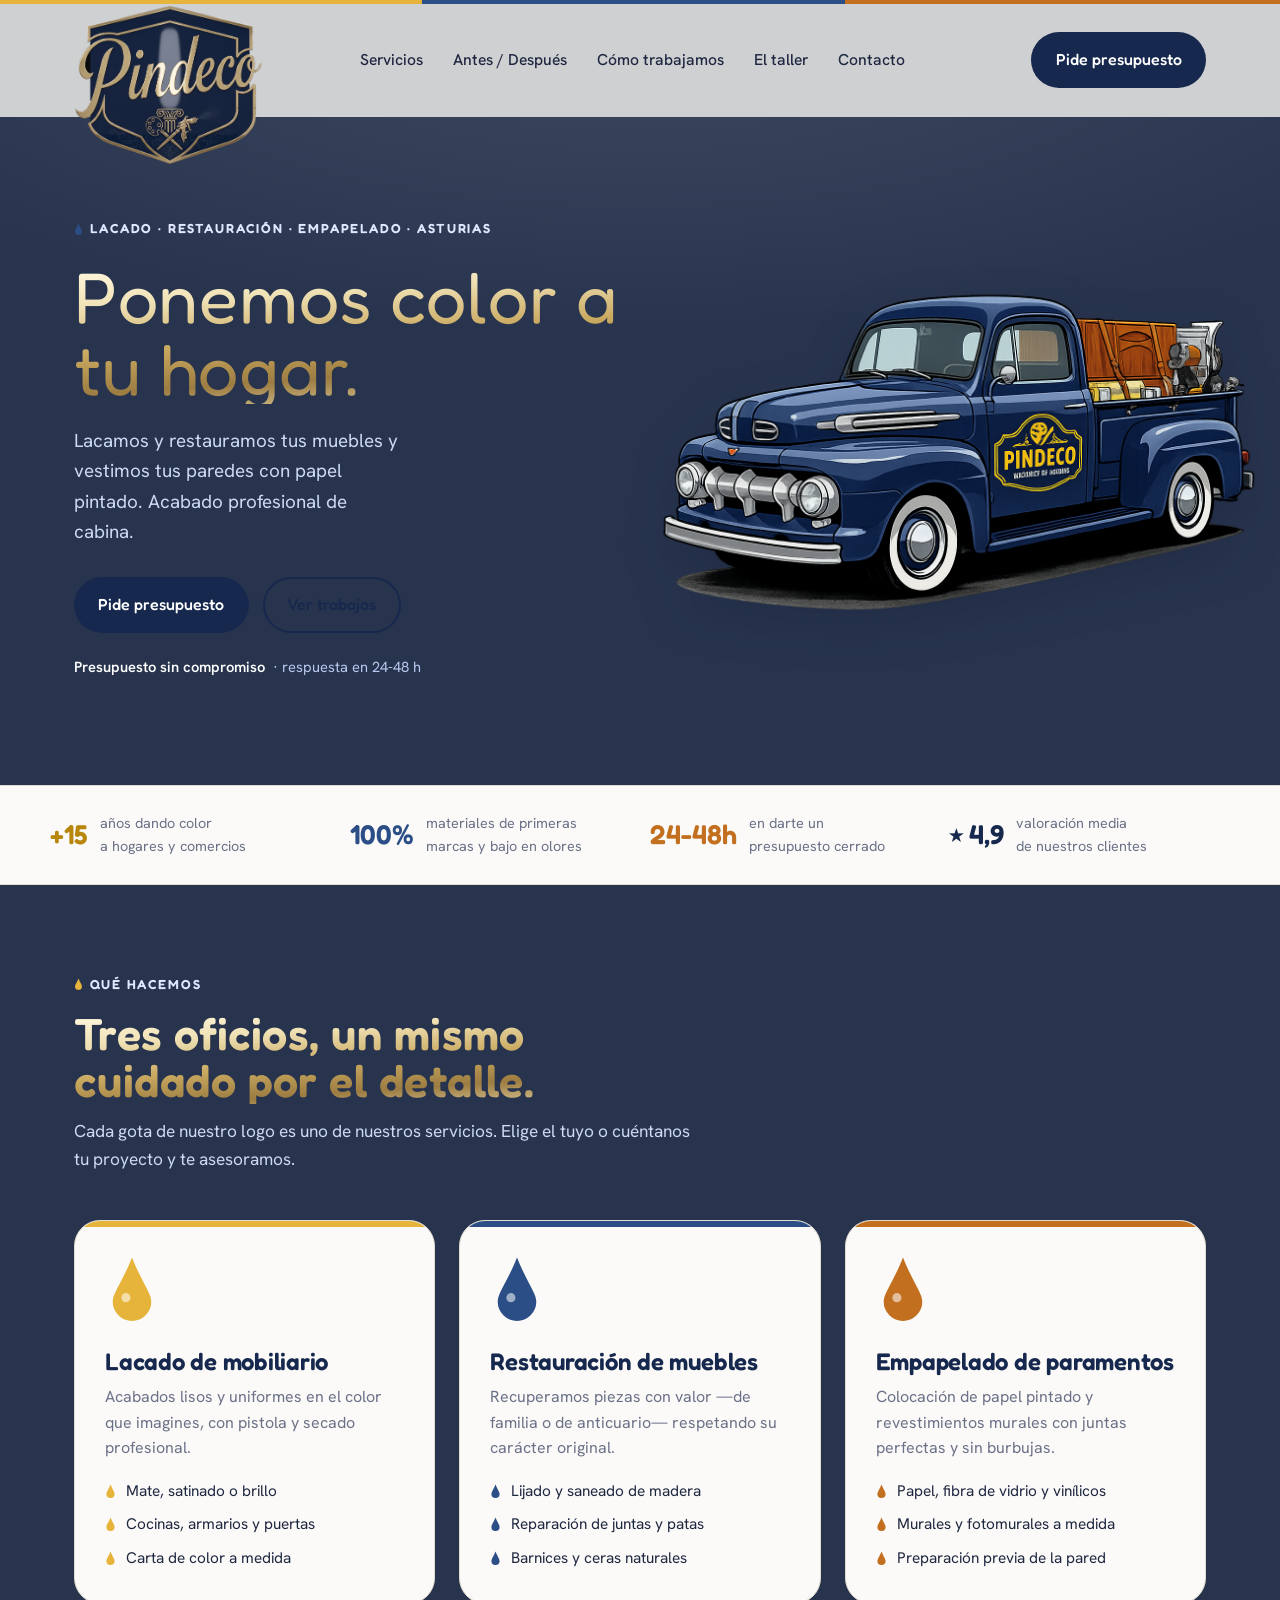
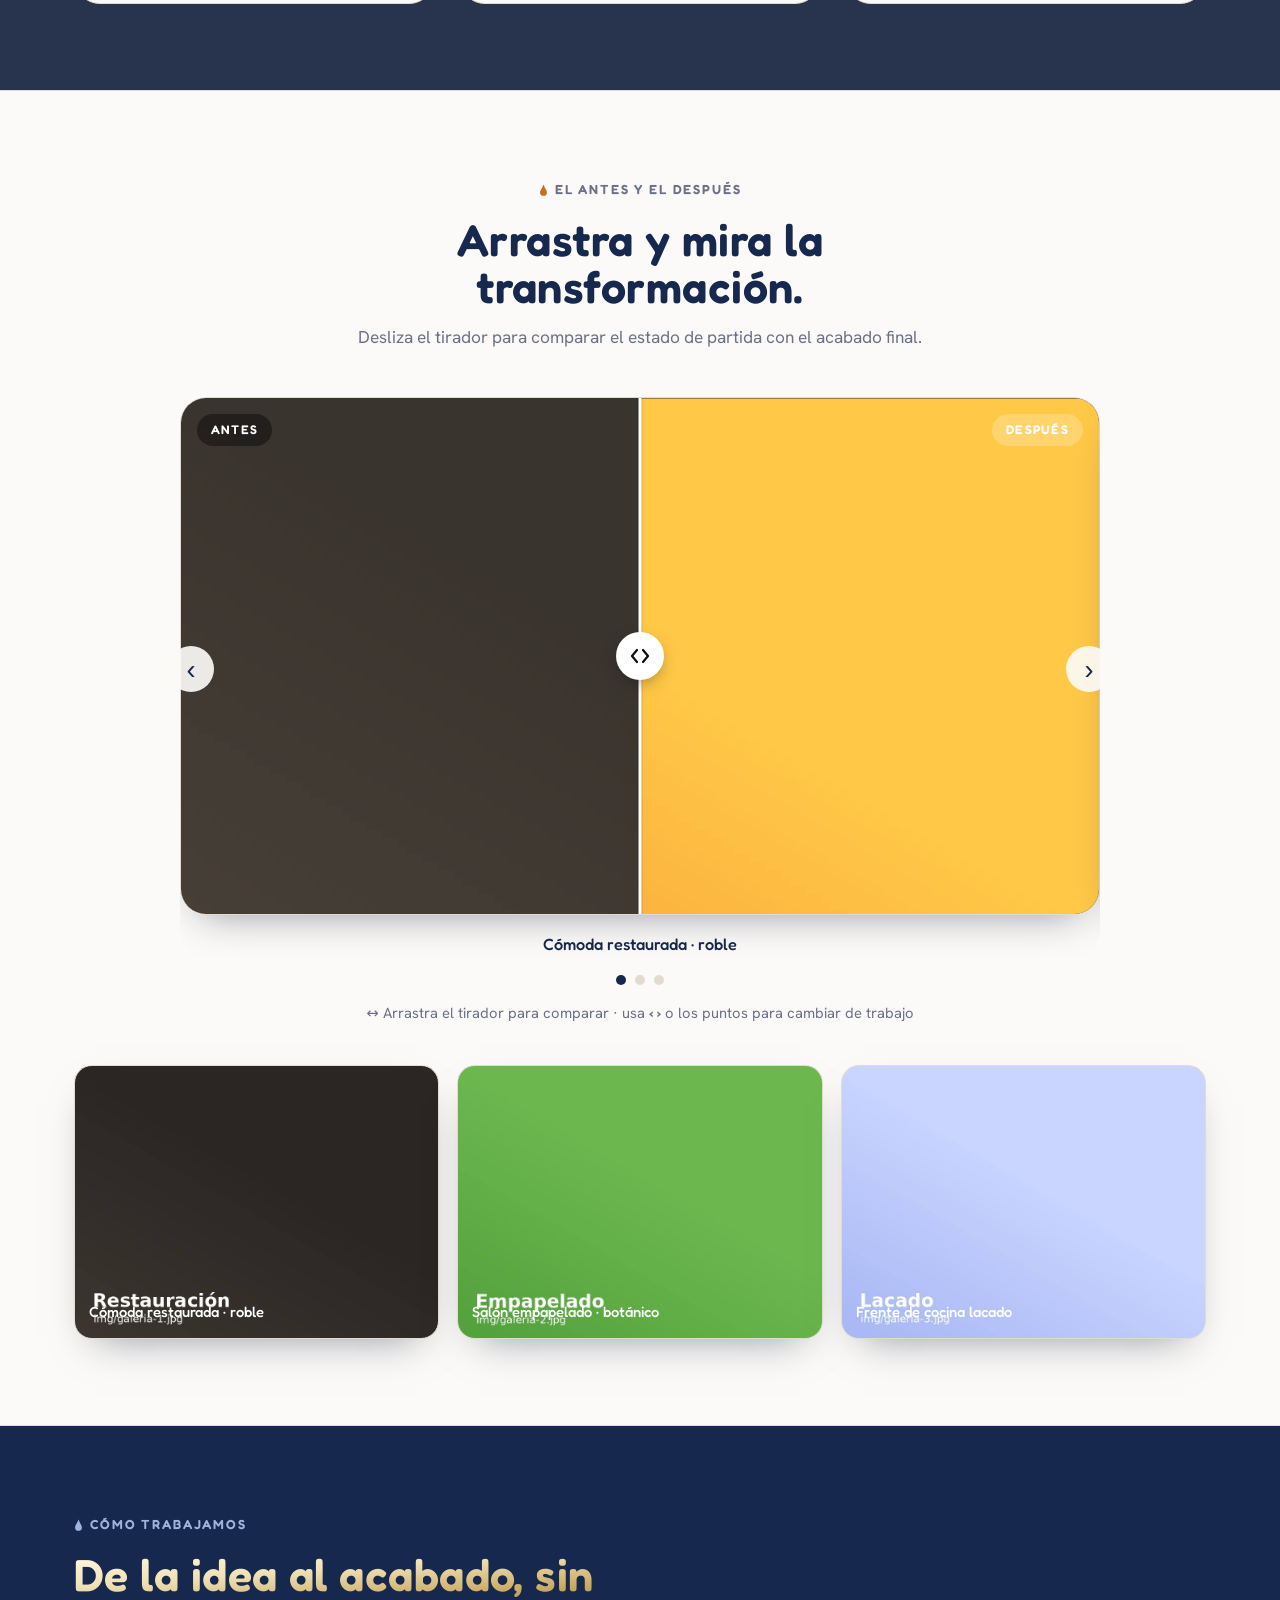
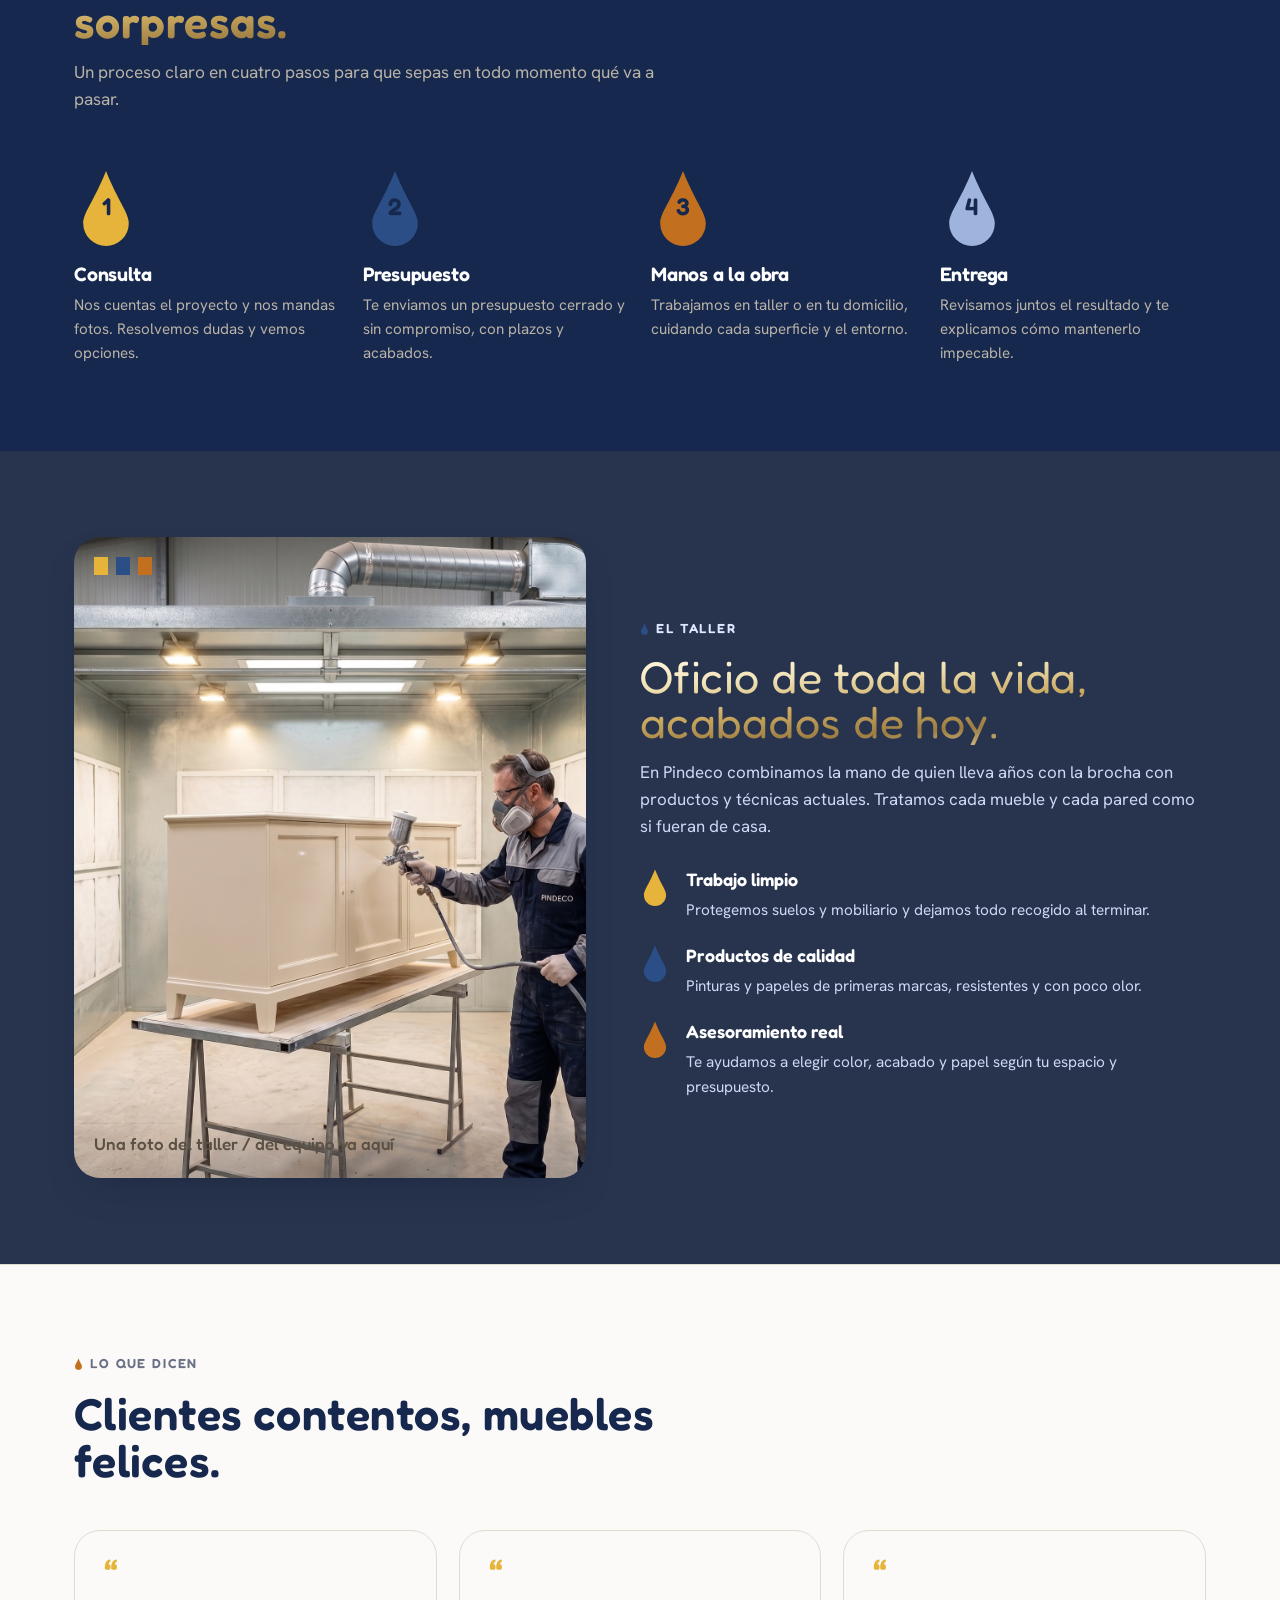
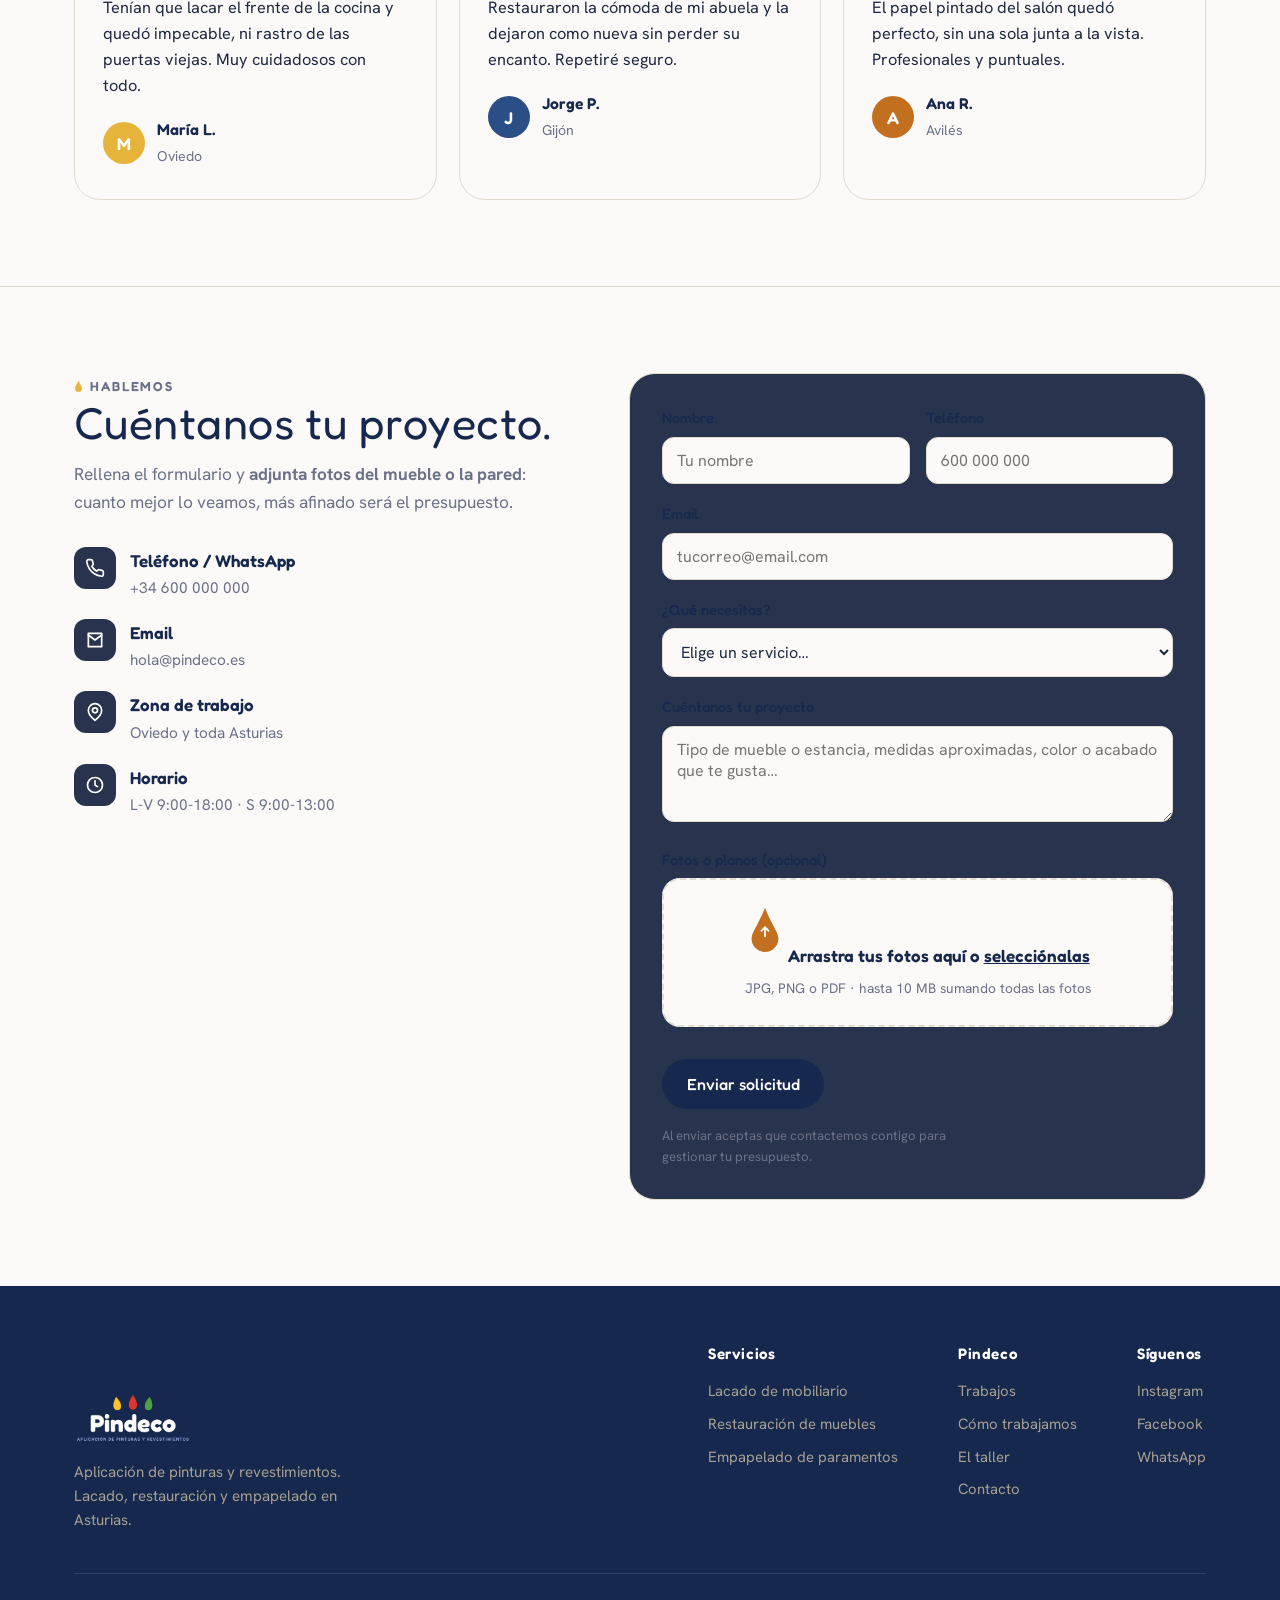
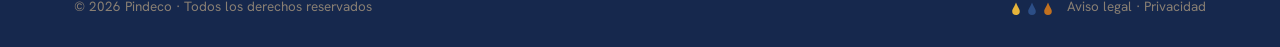
<file: index.html>
<!DOCTYPE html>
<html lang="es">
<head>
<script>document.documentElement.classList.add('js');</script>
<meta charset="UTF-8">
<meta name="viewport" content="width=device-width, initial-scale=1.0">
<title>Pindeco · Aplicación de pinturas y revestimientos</title>
<meta name="description" content="Lacado y restauración de mobiliario y empapelado de paramentos en Asturias. Pide tu presupuesto sin compromiso.">
<link rel="preconnect" href="https://fonts.googleapis.com">
<link rel="preconnect" href="https://fonts.gstatic.com" crossorigin>
<link href="https://fonts.googleapis.com/css2?family=Fredoka:wght@400;500;600;700&family=Hanken+Grotesk:wght@400;500;600;700&display=swap" rel="stylesheet">
<link rel="stylesheet" href="styles.css">
<script src="script.js" defer></script>
<script src="content.js" defer></script>
</head>
<body>

<!-- ====== HEADER ====== -->
<header id="top">
  <div class="wrap nav">
    <a class="brand" href="#top" aria-label="Pindeco, inicio">
      <img src="pindeco-dark.png" alt="Pindeco">
    </a>
    <nav aria-label="Principal">
      <ul class="nav-links">
        <li><a href="#servicios">Servicios</a></li>
        <li><a href="#trabajos">Antes / Después</a></li>
        <li><a href="#proceso">Cómo trabajamos</a></li>
        <li><a href="#taller">El taller</a></li>
        <li><a href="#contacto">Contacto</a></li>
        <li><a class="btn btn-primary" href="#contacto">Pide presupuesto</a></li>
      </ul>
    </nav>
    <div class="nav-cta">
      <a class="btn btn-primary" href="#contacto">Pide presupuesto</a>
      <button class="burger" aria-label="Abrir menú" aria-expanded="false" id="burger"><span></span></button>
    </div>
  </div>
</header>

<!-- ====== HERO ====== -->
<section class="hero">
  <div class="wrap hero-grid">
    <div class="hero-copy reveal">
      <span class="eyebrow"><svg class="dot" viewBox="0 0 100 130"><path d="M50 5C30 55 12 75 12 92a38 38 0 0 0 76 0C88 75 70 55 50 5Z" fill="var(--rojo)"/></svg> Lacado · Restauración · Empapelado · Asturias</span>
      <h1>Ponemos <span style="color: var(--rojo);">color</span> a tu hogar.</h1>
      <p class="lead">Lacamos y restauramos tus muebles y vestimos tus paredes con papel pintado. Acabado profesional de cabina.</p>
      <div class="hero-actions">
        <a class="btn btn-primary" href="#contacto">Pide presupuesto</a>
        <a class="btn btn-ghost" href="#trabajos">Ver trabajos</a>
      </div>
      <p class="hero-note"><b>Presupuesto sin compromiso</b> · respuesta en 24-48 h</p>
    </div>

    <div class="hero-art reveal" aria-hidden="true">
     <!--  <span class="hero-blob"></span>-->
       <!-- <img class="hero-truck" src="road.png" alt="carretera">-->
      <img class="hero-truck" src="pindeco-furgoneta.png" alt="Furgoneta de Pindeco">
     <!-- <svg class="fdrop hd1" viewBox="0 0 100 130"><path d="M50 5C30 55 12 75 12 92a38 38 0 0 0 76 0C88 75 70 55 50 5Z" fill="var(--amarillo)"/></svg>
      <svg class="fdrop hd2" viewBox="0 0 100 130"><path d="M50 5C30 55 12 75 12 92a38 38 0 0 0 76 0C88 75 70 55 50 5Z" fill="var(--rojo)"/></svg>
      <svg class="fdrop hd3" viewBox="0 0 100 130"><path d="M50 5C30 55 12 75 12 92a38 38 0 0 0 76 0C88 75 70 55 50 5Z" fill="var(--verde)"/></svg> -->

    </div>
  </div>
</section>

<!-- ====== TRUST ====== -->
<div class="trust">
  <div class="wrap trust-row">
    <div class="trust-item reveal"><span class="n">+15</span><small>años dando color<br>a hogares y comercios</small></div>
    <div class="trust-item reveal"><span class="n">100%</span><small>materiales de primeras<br>marcas y bajo en olores</small></div>
    <div class="trust-item reveal"><span class="n">24-48h</span><small>en darte un<br>presupuesto cerrado</small></div>
    <div class="trust-item reveal"><span class="n">⭑ 4,9</span><small>valoración media<br>de nuestros clientes</small></div>
  </div>
</div>

<!-- ====== SERVICIOS ====== -->
<section class="block" id="servicios">
  <div class="wrap">
    <div class="sec-head reveal">
      <span class="eyebrow"><svg class="dot" viewBox="0 0 100 130"><path d="M50 5C30 55 12 75 12 92a38 38 0 0 0 76 0C88 75 70 55 50 5Z" fill="var(--amarillo)"/></svg> Qué hacemos</span>
      <h2>Tres oficios, un mismo cuidado por el detalle.</h2>
      <p>Cada gota de nuestro logo es uno de nuestros servicios. Elige el tuyo o cuéntanos tu proyecto y te asesoramos.</p>
    </div>

    <div class="services">
      <!-- Lacado -->
      <article class="card c-amarillo reveal">
        <span class="bar"></span>
        <svg class="ico" viewBox="0 0 100 130"><path d="M50 5C30 55 12 75 12 92a38 38 0 0 0 76 0C88 75 70 55 50 5Z" fill="var(--amarillo)"/><circle cx="38" cy="84" r="9" fill="#fff" opacity=".55"/></svg>
        <h3>Lacado de mobiliario</h3>
        <p>Acabados lisos y uniformes en el color que imagines, con pistola y secado profesional.</p>
        <ul>
          <li><svg class="tick" viewBox="0 0 100 130"><path d="M50 5C30 55 12 75 12 92a38 38 0 0 0 76 0C88 75 70 55 50 5Z" fill="var(--amarillo)"/></svg> Mate, satinado o brillo</li>
          <li><svg class="tick" viewBox="0 0 100 130"><path d="M50 5C30 55 12 75 12 92a38 38 0 0 0 76 0C88 75 70 55 50 5Z" fill="var(--amarillo)"/></svg> Cocinas, armarios y puertas</li>
          <li><svg class="tick" viewBox="0 0 100 130"><path d="M50 5C30 55 12 75 12 92a38 38 0 0 0 76 0C88 75 70 55 50 5Z" fill="var(--amarillo)"/></svg> Carta de color a medida</li>
        </ul>
      </article>
      <!-- Restauración -->
      <article class="card c-rojo reveal">
        <span class="bar"></span>
        <svg class="ico" viewBox="0 0 100 130"><path d="M50 5C30 55 12 75 12 92a38 38 0 0 0 76 0C88 75 70 55 50 5Z" fill="var(--rojo)"/><circle cx="38" cy="84" r="9" fill="#fff" opacity=".55"/></svg>
        <h3>Restauración de muebles</h3>
        <p>Recuperamos piezas con valor —de familia o de anticuario— respetando su carácter original.</p>
        <ul>
          <li><svg class="tick" viewBox="0 0 100 130"><path d="M50 5C30 55 12 75 12 92a38 38 0 0 0 76 0C88 75 70 55 50 5Z" fill="var(--rojo)"/></svg> Lijado y saneado de madera</li>
          <li><svg class="tick" viewBox="0 0 100 130"><path d="M50 5C30 55 12 75 12 92a38 38 0 0 0 76 0C88 75 70 55 50 5Z" fill="var(--rojo)"/></svg> Reparación de juntas y patas</li>
          <li><svg class="tick" viewBox="0 0 100 130"><path d="M50 5C30 55 12 75 12 92a38 38 0 0 0 76 0C88 75 70 55 50 5Z" fill="var(--rojo)"/></svg> Barnices y ceras naturales</li>
        </ul>
      </article>
      <!-- Empapelado -->
      <article class="card c-verde reveal">
        <span class="bar"></span>
        <svg class="ico" viewBox="0 0 100 130"><path d="M50 5C30 55 12 75 12 92a38 38 0 0 0 76 0C88 75 70 55 50 5Z" fill="var(--verde)"/><circle cx="38" cy="84" r="9" fill="#fff" opacity=".55"/></svg>
        <h3>Empapelado de paramentos</h3>
        <p>Colocación de papel pintado y revestimientos murales con juntas perfectas y sin burbujas.</p>
        <ul>
          <li><svg class="tick" viewBox="0 0 100 130"><path d="M50 5C30 55 12 75 12 92a38 38 0 0 0 76 0C88 75 70 55 50 5Z" fill="var(--verde)"/></svg> Papel, fibra de vidrio y vinílicos</li>
          <li><svg class="tick" viewBox="0 0 100 130"><path d="M50 5C30 55 12 75 12 92a38 38 0 0 0 76 0C88 75 70 55 50 5Z" fill="var(--verde)"/></svg> Murales y fotomurales a medida</li>
          <li><svg class="tick" viewBox="0 0 100 130"><path d="M50 5C30 55 12 75 12 92a38 38 0 0 0 76 0C88 75 70 55 50 5Z" fill="var(--verde)"/></svg> Preparación previa de la pared</li>
        </ul>
      </article>
    </div>
  </div>
</section>

<!-- ====== ANTES / DESPUÉS ====== -->
<section class="block" id="trabajos" style="background:var(--paper);border-top:1px solid var(--line);border-bottom:1px solid var(--line)">
  <div class="wrap">
    <div class="sec-head reveal" style="margin-left:auto;margin-right:auto;text-align:center">
      <span class="eyebrow" style="justify-content:center"><svg class="dot" viewBox="0 0 100 130"><path d="M50 5C30 55 12 75 12 92a38 38 0 0 0 76 0C88 75 70 55 50 5Z" fill="var(--verde)"/></svg> El antes y el después</span>
      <h2>Arrastra y mira la transformación.</h2>
      <p style="margin-left:auto;margin-right:auto">Desliza el tirador para comparar el estado de partida con el acabado final.</p>
    </div>

    <div class="carousel reveal" id="cmpCarousel">
      <button class="car-nav prev" id="cmpPrev" type="button" aria-label="Trabajo anterior">&#8249;</button>
      <div class="carousel-viewport">
        <div class="carousel-track" id="cmpTrack">
          <!-- Respaldo si no carga el JS o el images.json; el carrusel se construye desde images.json -->
          <div class="car-slide">
            <div class="compare" role="slider" aria-label="Comparador antes y después" aria-valuemin="0" aria-valuemax="100" aria-valuenow="50" tabindex="0">
              <div class="layer layer-before" style="background-image:url('img/antes.jpg')"><span class="plabel">Antes</span></div>
              <div class="layer layer-after" style="background-image:url('img/despues.jpg')"><span class="plabel">Después</span></div>
              <div class="divider"></div>
              <div class="knob" aria-hidden="true"><svg viewBox="0 0 24 24" fill="none" stroke="#0D0D0F" stroke-width="2.2" stroke-linecap="round" stroke-linejoin="round"><path d="M9 6 4 12l5 6M15 6l5 6-5 6"/></svg></div>
            </div>
            <p class="car-caption">Cómoda restaurada · roble</p>
          </div>
        </div>
      </div>
      <button class="car-nav next" id="cmpNext" type="button" aria-label="Siguiente trabajo">&#8250;</button>
      <div class="car-dots" id="cmpDots"></div>
    </div>
    <p class="compare-hint">↔ Arrastra el tirador para comparar · usa <strong>‹ ›</strong> o los puntos para cambiar de trabajo</p>

    <div class="gallery">
      <div class="g g1 reveal" data-img="gallery-1">Cómoda restaurada · roble</div>
      <div class="g g2 reveal" data-img="gallery-2">Salón empapelado · botánico</div>
      <div class="g g3 reveal" data-img="gallery-3">Frente de cocina lacado</div>
    </div>
  </div>
</section>

<!-- ====== PROCESO ====== -->
<section class="block proceso" id="proceso">
  <div class="wrap">
    <div class="sec-head reveal">
      <span class="eyebrow"><svg class="dot" viewBox="0 0 100 130"><path d="M50 5C30 55 12 75 12 92a38 38 0 0 0 76 0C88 75 70 55 50 5Z" fill="var(--azul)"/></svg> Cómo trabajamos</span>
      <h2>De la idea al acabado, sin sorpresas.</h2>
      <p>Un proceso claro en cuatro pasos para que sepas en todo momento qué va a pasar.</p>
    </div>
    <div class="steps">
      <div class="step reveal">
        <div class="drop"><svg width="64" height="78" viewBox="0 0 100 130" style="position:absolute;inset:0"><path d="M50 5C30 55 12 75 12 92a38 38 0 0 0 76 0C88 75 70 55 50 5Z" fill="var(--amarillo)"/></svg><span>1</span></div>
        <h3>Consulta</h3>
        <p>Nos cuentas el proyecto y nos mandas fotos. Resolvemos dudas y vemos opciones.</p>
      </div>
      <div class="step reveal">
        <div class="drop"><svg width="64" height="78" viewBox="0 0 100 130" style="position:absolute;inset:0"><path d="M50 5C30 55 12 75 12 92a38 38 0 0 0 76 0C88 75 70 55 50 5Z" fill="var(--rojo)"/></svg><span>2</span></div>
        <h3>Presupuesto</h3>
        <p>Te enviamos un presupuesto cerrado y sin compromiso, con plazos y acabados.</p>
      </div>
      <div class="step reveal">
        <div class="drop"><svg width="64" height="78" viewBox="0 0 100 130" style="position:absolute;inset:0"><path d="M50 5C30 55 12 75 12 92a38 38 0 0 0 76 0C88 75 70 55 50 5Z" fill="var(--verde)"/></svg><span>3</span></div>
        <h3>Manos a la obra</h3>
        <p>Trabajamos en taller o en tu domicilio, cuidando cada superficie y el entorno.</p>
      </div>
      <div class="step reveal">
        <div class="drop"><svg width="64" height="78" viewBox="0 0 100 130" style="position:absolute;inset:0"><path d="M50 5C30 55 12 75 12 92a38 38 0 0 0 76 0C88 75 70 55 50 5Z" fill="var(--azul)"/></svg><span>4</span></div>
        <h3>Entrega</h3>
        <p>Revisamos juntos el resultado y te explicamos cómo mantenerlo impecable.</p>
      </div>
    </div>
  </div>
</section>

<!-- ====== TALLER ====== -->
<section class="block" id="taller">
  <div class="wrap taller-grid">
    <div class="taller-img reveal" data-img="taller">
      <span class="dots">
        <i style="background:var(--amarillo)"></i><i style="background:var(--rojo)"></i><i style="background:var(--verde)"></i>
      </span>
      Una foto del taller / del equipo va aquí
    </div>
    <div class="reveal">
      <span class="eyebrow"><svg class="dot" viewBox="0 0 100 130"><path d="M50 5C30 55 12 75 12 92a38 38 0 0 0 76 0C88 75 70 55 50 5Z" fill="var(--rojo)"/></svg> El taller</span>
      <h2 style="font-size:clamp(2rem,4vw,2.8rem);margin-top:12px">Oficio de toda la vida, acabados de hoy.</h2>
      <p style="color:var(--muted);margin-top:14px;font-size:1.06rem">En Pindeco combinamos la mano de quien lleva años con la brocha con productos y técnicas actuales. Tratamos cada mueble y cada pared como si fueran de casa.</p>
      <div class="values">
        <div class="value">
          <svg class="vico" viewBox="0 0 100 130"><path d="M50 5C30 55 12 75 12 92a38 38 0 0 0 76 0C88 75 70 55 50 5Z" fill="var(--amarillo)"/></svg>
          <div><h4>Trabajo limpio</h4><p>Protegemos suelos y mobiliario y dejamos todo recogido al terminar.</p></div>
        </div>
        <div class="value">
          <svg class="vico" viewBox="0 0 100 130"><path d="M50 5C30 55 12 75 12 92a38 38 0 0 0 76 0C88 75 70 55 50 5Z" fill="var(--rojo)"/></svg>
          <div><h4>Productos de calidad</h4><p>Pinturas y papeles de primeras marcas, resistentes y con poco olor.</p></div>
        </div>
        <div class="value">
          <svg class="vico" viewBox="0 0 100 130"><path d="M50 5C30 55 12 75 12 92a38 38 0 0 0 76 0C88 75 70 55 50 5Z" fill="var(--verde)"/></svg>
          <div><h4>Asesoramiento real</h4><p>Te ayudamos a elegir color, acabado y papel según tu espacio y presupuesto.</p></div>
        </div>
      </div>
    </div>
  </div>
</section>

<!-- ====== TESTIMONIOS ====== -->
<section class="block" id="opiniones" style="background:var(--paper);border-top:1px solid var(--line)">
  <div class="wrap">
    <div class="sec-head reveal">
      <span class="eyebrow"><svg class="dot" viewBox="0 0 100 130"><path d="M50 5C30 55 12 75 12 92a38 38 0 0 0 76 0C88 75 70 55 50 5Z" fill="var(--verde)"/></svg> Lo que dicen</span>
      <h2>Clientes contentos, muebles felices.</h2>
    </div>
    <div class="testi">
      <figure class="quote reveal">
        <span class="mark">“</span>
        <p>Tenían que lacar el frente de la cocina y quedó impecable, ni rastro de las puertas viejas. Muy cuidadosos con todo.</p>
        <figcaption class="who"><span class="av" style="background:var(--amarillo)">M</span><span><b>María L.</b><small>Oviedo</small></span></figcaption>
      </figure>
      <figure class="quote reveal">
        <span class="mark">“</span>
        <p>Restauraron la cómoda de mi abuela y la dejaron como nueva sin perder su encanto. Repetiré seguro.</p>
        <figcaption class="who"><span class="av" style="background:var(--rojo)">J</span><span><b>Jorge P.</b><small>Gijón</small></span></figcaption>
      </figure>
      <figure class="quote reveal">
        <span class="mark">“</span>
        <p>El papel pintado del salón quedó perfecto, sin una sola junta a la vista. Profesionales y puntuales.</p>
        <figcaption class="who"><span class="av" style="background:var(--verde)">A</span><span><b>Ana R.</b><small>Avilés</small></span></figcaption>
      </figure>
    </div>
  </div>
</section>

<!-- ====== CONTACTO ====== -->
<section class="block contacto" id="contacto">
  <div class="wrap cont-grid">
    <div class="cont-info reveal">
      <span class="eyebrow"><svg class="dot" viewBox="0 0 100 130"><path d="M50 5C30 55 12 75 12 92a38 38 0 0 0 76 0C88 75 70 55 50 5Z" fill="var(--amarillo)"/></svg> Hablemos</span>
      <h2>Cuéntanos tu proyecto.</h2>
      <p class="lead">Rellena el formulario y <b>adjunta fotos del mueble o la pared</b>: cuanto mejor lo veamos, más afinado será el presupuesto.</p>
      <ul class="info-list">
        <li>
          <span class="ii"><svg viewBox="0 0 24 24" fill="none" stroke="var(--ink)" stroke-width="2" stroke-linecap="round" stroke-linejoin="round"><path d="M22 16.92v3a2 2 0 0 1-2.18 2 19.8 19.8 0 0 1-8.63-3.07 19.5 19.5 0 0 1-6-6 19.8 19.8 0 0 1-3.07-8.67A2 2 0 0 1 4.11 2h3a2 2 0 0 1 2 1.72c.13.96.36 1.9.7 2.81a2 2 0 0 1-.45 2.11L8.09 9.91a16 16 0 0 0 6 6l1.27-1.27a2 2 0 0 1 2.11-.45c.91.34 1.85.57 2.81.7A2 2 0 0 1 22 16.92Z"/></svg></span>
          <div><b>Teléfono / WhatsApp</b><span>+34 600 000 000</span></div>
        </li>
        <li>
          <span class="ii"><svg viewBox="0 0 24 24" fill="none" stroke="var(--ink)" stroke-width="2" stroke-linecap="round" stroke-linejoin="round"><path d="M4 4h16v16H4z"/><path d="m4 6 8 6 8-6"/></svg></span>
          <div><b>Email</b><span>hola@pindeco.es</span></div>
        </li>
        <li>
          <span class="ii"><svg viewBox="0 0 24 24" fill="none" stroke="var(--ink)" stroke-width="2" stroke-linecap="round" stroke-linejoin="round"><path d="M20 10c0 6-8 12-8 12s-8-6-8-12a8 8 0 0 1 16 0Z"/><circle cx="12" cy="10" r="3"/></svg></span>
          <div><b>Zona de trabajo</b><span>Oviedo y toda Asturias</span></div>
        </li>
        <li>
          <span class="ii"><svg viewBox="0 0 24 24" fill="none" stroke="var(--ink)" stroke-width="2" stroke-linecap="round" stroke-linejoin="round"><circle cx="12" cy="12" r="9"/><path d="M12 7v5l3 2"/></svg></span>
          <div><b>Horario</b><span>L-V 9:00-18:00 · S 9:00-13:00</span></div>
        </li>
      </ul>
    </div>

    <!-- IMPORTANTE: cambia TU-CORREO@ejemplo.com por tu email real.
         La primera vez que se envíe, FormSubmit te mandará un correo para activarlo (un solo clic). -->
    <form id="presupuesto" class="reveal" action="https://formsubmit.co/TU-CORREO@ejemplo.com" method="POST" enctype="multipart/form-data" novalidate>
      <!-- Ajustes de FormSubmit -->
      <input type="hidden" name="_subject" value="Nueva solicitud de presupuesto · Pindeco">
      <input type="hidden" name="_template" value="table">
      <input type="hidden" name="_autoresponse" value="¡Hola! Hemos recibido tu solicitud en Pindeco. Te responderemos con tu presupuesto en un plazo de 24-48 h. Gracias por confiar en nosotros.">
      <!-- Cambia TU-DOMINIO por tu dirección real de Vercel cuando la tengas, p. ej. https://web-tienda.vercel.app/gracias.html -->
      <input type="hidden" name="_next" value="https://TU-DOMINIO/gracias.html">
      <!-- Trampa antispam (no la rellenan los humanos) -->
      <input type="text" name="_honey" style="display:none" tabindex="-1" autocomplete="off" aria-hidden="true">

      <div class="two">
        <div class="field">
          <label for="nombre">Nombre</label>
          <input id="nombre" name="nombre" type="text" placeholder="Tu nombre" required>
        </div>
        <div class="field">
          <label for="tel">Teléfono</label>
          <input id="tel" name="tel" type="tel" placeholder="600 000 000" required>
        </div>
      </div>
      <div class="field">
        <label for="email">Email</label>
        <input id="email" name="email" type="email" placeholder="tucorreo@email.com" required>
      </div>
      <div class="field">
        <label for="servicio">¿Qué necesitas?</label>
        <select id="servicio" name="servicio">
          <option value="">Elige un servicio…</option>
          <option>Lacado de mobiliario</option>
          <option>Restauración de muebles</option>
          <option>Empapelado de paramentos</option>
          <option>Otro / no estoy seguro</option>
        </select>
      </div>
      <div class="field">
        <label for="mensaje">Cuéntanos tu proyecto</label>
        <textarea id="mensaje" name="mensaje" placeholder="Tipo de mueble o estancia, medidas aproximadas, color o acabado que te gusta…"></textarea>
      </div>

      <div class="field">
        <label>Fotos o planos (opcional)</label>
        <div class="dropzone" id="dropzone" tabindex="0" role="button" aria-label="Subir archivos: pulsa o arrastra aquí tus fotos">
          <svg class="dzico" viewBox="0 0 100 130"><path d="M50 5C30 55 12 75 12 92a38 38 0 0 0 76 0C88 75 70 55 50 5Z" fill="var(--verde)"/><path d="M50 60v26M40 70l10-10 10 10" stroke="#fff" stroke-width="5" fill="none" stroke-linecap="round" stroke-linejoin="round"/></svg>
          <strong>Arrastra tus fotos aquí o <span class="u">selecciónalas</span></strong>
          <small>JPG, PNG o PDF · hasta 10 MB sumando todas las fotos</small>
          <input id="fileInput" type="file" name="attachment" accept="image/*,.pdf" multiple hidden>
        </div>
        <ul class="files" id="fileList"></ul>
      </div>

      <div class="form-foot">
        <button class="btn btn-primary" type="submit">Enviar solicitud</button>
        <small>Al enviar aceptas que contactemos contigo para gestionar tu presupuesto.</small>
      </div>

      <div class="ok-msg" id="okMsg" role="status"><b>¡Recibido!</b> Gracias por tu solicitud. Te responderemos en 24-48 h. <span id="okFiles"></span></div>
    </form>
  </div>
</section>

<!-- ====== FOOTER ====== -->
<footer>
  <div class="wrap">
    <div class="foot-top">
      <div>
        <a class="brand" href="#top" aria-label="Pindeco"><img src="pindeco-trans.png" alt="Pindeco"></a>
        <p class="foot-tag">Aplicación de pinturas y revestimientos. Lacado, restauración y empapelado en Asturias.</p>
      </div>
      <div class="foot-cols">
        <div class="foot-col">
          <h5>Servicios</h5>
          <a href="#servicios">Lacado de mobiliario</a>
          <a href="#servicios">Restauración de muebles</a>
          <a href="#servicios">Empapelado de paramentos</a>
        </div>
        <div class="foot-col">
          <h5>Pindeco</h5>
          <a href="#trabajos">Trabajos</a>
          <a href="#proceso">Cómo trabajamos</a>
          <a href="#taller">El taller</a>
          <a href="#contacto">Contacto</a>
        </div>
        <div class="foot-col">
          <h5>Síguenos</h5>
          <a href="#" rel="noopener">Instagram</a>
          <a href="#" rel="noopener">Facebook</a>
          <a href="#contacto">WhatsApp</a>
        </div>
      </div>
    </div>
    <div class="foot-bottom">
      <span>© 2026 Pindeco · Todos los derechos reservados</span>
      <span class="dots">
        <i><svg viewBox="0 0 100 130"><path d="M50 5C30 55 12 75 12 92a38 38 0 0 0 76 0C88 75 70 55 50 5Z" fill="var(--amarillo)"/></svg></i>
        <i><svg viewBox="0 0 100 130"><path d="M50 5C30 55 12 75 12 92a38 38 0 0 0 76 0C88 75 70 55 50 5Z" fill="var(--rojo)"/></svg></i>
        <i><svg viewBox="0 0 100 130"><path d="M50 5C30 55 12 75 12 92a38 38 0 0 0 76 0C88 75 70 55 50 5Z" fill="var(--verde)"/></svg></i>
        <span style="margin-left:8px">Aviso legal · Privacidad</span>
      </span>
    </div>
  </div>
</footer>


</body>
</html>
</file>
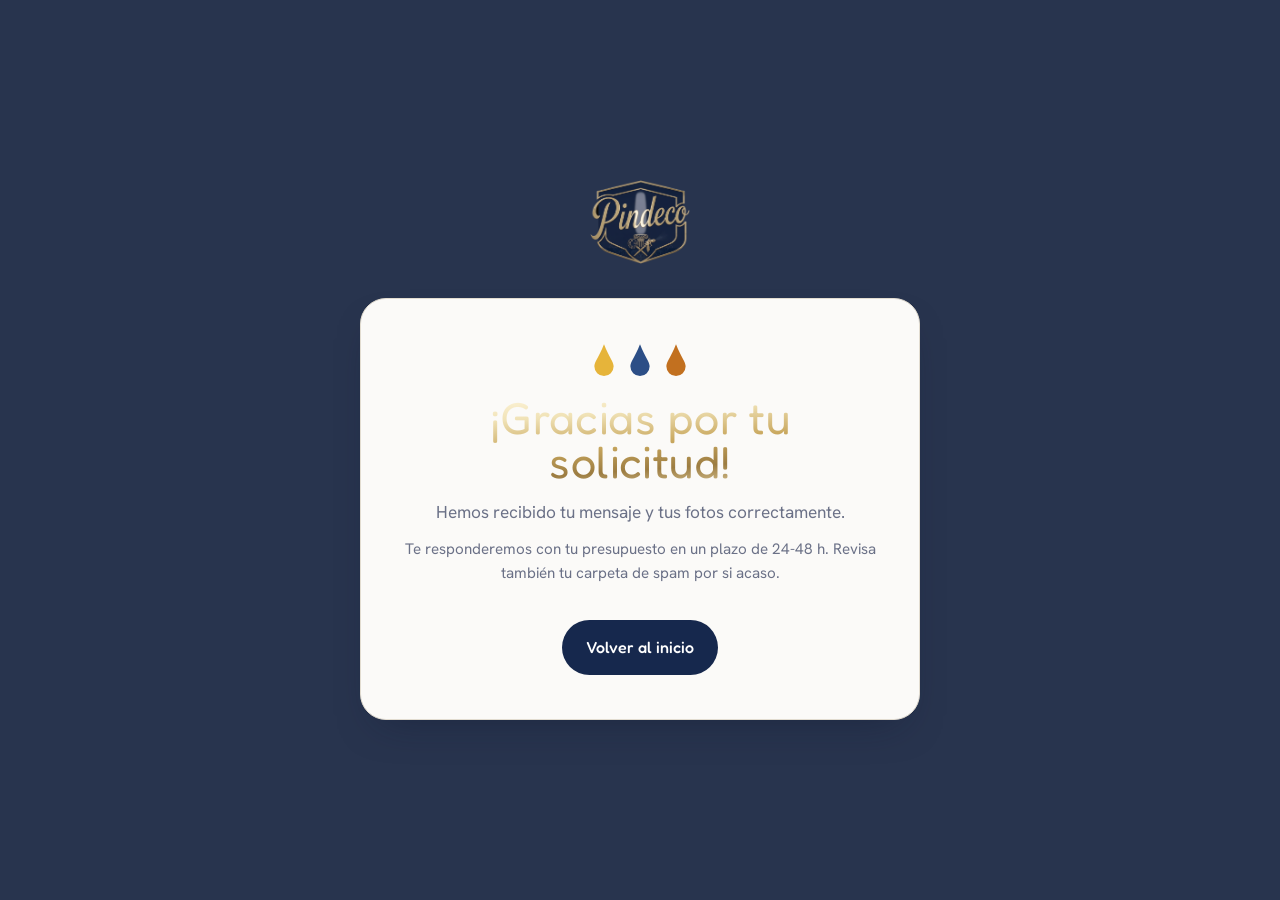
<file: gracias.html>
<!DOCTYPE html>
<html lang="es">
<head>
<script>document.documentElement.classList.add('js');</script>
<meta charset="UTF-8">
<meta name="viewport" content="width=device-width, initial-scale=1.0">
<title>¡Gracias! · Pindeco</title>
<meta name="robots" content="noindex">
<link rel="preconnect" href="https://fonts.googleapis.com">
<link rel="preconnect" href="https://fonts.gstatic.com" crossorigin>
<link href="https://fonts.googleapis.com/css2?family=Fredoka:wght@400;500;600;700&family=Hanken+Grotesk:wght@400;500;600;700&display=swap" rel="stylesheet">
<link rel="stylesheet" href="styles.css">
<style>
  .thanks-wrap{min-height:100vh;display:flex;flex-direction:column;align-items:center;justify-content:center;text-align:center;padding:40px 24px;gap:6px}
  .thanks-wrap .logo{height:84px;width:auto;margin-bottom:28px}
  .thanks-card{background:var(--paper);border:1px solid var(--line);border-radius:var(--r-lg);box-shadow:var(--shadow);padding:44px 38px;max-width:560px}
  .thanks-drops{display:flex;gap:10px;justify-content:center;margin-bottom:20px}
  .thanks-drops svg{width:26px;height:33px}
  .thanks-card h1{font-size:clamp(2rem,5vw,2.8rem);margin-bottom:14px}
  .thanks-card p{color:var(--muted);font-size:1.08rem;margin-bottom:10px}
  .thanks-card .small{font-size:.95rem}
  .thanks-card .btn{margin-top:24px}
</style>
</head>
<body>
  <main class="thanks-wrap">
    <img class="logo" src="pindeco-dark.png" alt="Pindeco">
    <div class="thanks-card">
      <div class="thanks-drops" aria-hidden="true">
        <svg viewBox="0 0 100 130"><path d="M50 5C30 55 12 75 12 92a38 38 0 0 0 76 0C88 75 70 55 50 5Z" fill="var(--amarillo)"/></svg>
        <svg viewBox="0 0 100 130"><path d="M50 5C30 55 12 75 12 92a38 38 0 0 0 76 0C88 75 70 55 50 5Z" fill="var(--rojo)"/></svg>
        <svg viewBox="0 0 100 130"><path d="M50 5C30 55 12 75 12 92a38 38 0 0 0 76 0C88 75 70 55 50 5Z" fill="var(--verde)"/></svg>
      </div>
      <h1>¡Gracias por tu solicitud!</h1>
      <p>Hemos recibido tu mensaje y tus fotos correctamente.</p>
      <p class="small">Te responderemos con tu presupuesto en un plazo de 24-48 h. Revisa también tu carpeta de spam por si acaso.</p>
      <a class="btn btn-primary" href="index.html">Volver al inicio</a>
    </div>
  </main>
</body>
</html>
</file>
<file: styles.css>
@import url('https://fonts.googleapis.com/css2?family=Pinyon+Script&display=swap');
:root{
    --ink:#16284D;
    --text:#1E2740;
    --muted:#6B7187;
    --canvas:#28344e;
    --paper:#FBFAF8;
    --line:#E2DCD0;
    --amarillo:#E6B43A;
    --rojo:#2C4E86;
    --verde:#C2701F;
    --azul:#9FB4DD;
    --shadow:0 18px 40px -22px rgba(14,22,46,.5);
    --r-lg:26px;
    --r-md:18px;
    --r-sm:12px;
    --maxw:1180px;
  }
  *{box-sizing:border-box;margin:0;padding:0}
  html{scroll-behavior:smooth;scroll-padding-top:124px;-webkit-text-size-adjust:100%}
  body{
    font-family:"Hanken Grotesk",system-ui,sans-serif;
    color:var(--text);background:var(--canvas);
    line-height:1.6;font-size:17px;-webkit-font-smoothing:antialiased;
    overflow-x:hidden;
  }
 /* Titulares en script dorado (estilo logo) */
h1,h2{
  font-family:"Fredoka";
  font-weight:400;
  line-height:1.0;
  letter-spacing:.01em;
  background:linear-gradient(176deg,#fff6dd 4%,#f0e2b6 26%,#c9a85f 52%,#9c7c41 74%,#f0e2b6 100%);
  -webkit-background-clip:text;background-clip:text;
  -webkit-text-fill-color:transparent;color:transparent;
}
/* Subtítulos pequeños: se mantienen legibles en la sans */
h3,.fred{font-family:"Fredoka",system-ui,sans-serif;font-weight:600;line-height:1.05;color:var(--ink);letter-spacing:-.01em}
  a{color:inherit;text-decoration:none}
  img{max-width:200%;display:block}
  .wrap{max-width:var(--maxw);margin:0 auto;padding:0 24px}
  .eyebrow{font-family:"Fredoka";font-weight:600;font-size:.82rem;letter-spacing:.14em;text-transform:uppercase;color:var(--muted);display:inline-flex;align-items:center;gap:.55em}
  .eyebrow .dot{width:9px;height:12px;display:inline-block}
  :focus-visible{outline:3px solid var(--ink);outline-offset:3px;border-radius:6px}

  /* ---------- Botones ---------- */
  .btn{display:inline-flex;align-items:center;gap:.5em;font-family:"Fredoka";font-weight:500;font-size:1rem;
    padding:.82em 1.4em;border-radius:999px;border:2px solid transparent;cursor:pointer;transition:transform .18s ease,background .18s ease,box-shadow .18s ease;white-space:nowrap}
  .btn-primary{background:var(--ink);color:#fff}
  .btn-primary:hover{transform:translateY(-2px);box-shadow:0 12px 24px -10px rgba(13,13,15,.6)}
  .btn-ghost{background:transparent;color:var(--ink);border-color:var(--ink)}
  .btn-ghost:hover{background:var(--ink);color:#fff;transform:translateY(-2px)}

  /* ---------- Header ---------- */
  header{position:sticky;top:0;z-index:60;background:rgba(245,243,238,.82);backdrop-filter:blur(14px);border-bottom:1px solid transparent;transition:border-color .2s ease,background .2s ease}
  header::before{content:"";display:block;height:4px;background:linear-gradient(90deg,var(--amarillo) 0%,var(--amarillo) 33%,var(--rojo) 33%,var(--rojo) 66%,var(--verde) 66%,var(--verde) 100%)}
  header.scrolled{border-color:var(--line)}
  .nav{display:flex;align-items:center;justify-content:space-between;gap:20px;height:112px}
  .brand img{height:160px;width:auto;margin-top:50px}
  .nav-links{display:flex;align-items:center;gap:30px;list-style:none}
  .nav-links a{font-weight:500;font-size:.98rem;color:var(--text);position:relative;padding:4px 0}
  .nav-links a::after{content:"";position:absolute;left:0;bottom:-2px;width:0;height:2px;background:var(--ink);transition:width .22s ease}
  .nav-links a:hover::after{width:100%}
  .nav-links .btn{display:none}
  .nav-links .btn::after{display:none}
  .nav-cta{display:flex;align-items:center;gap:14px}
  .burger{display:none;background:none;border:none;cursor:pointer;width:46px;height:46px;border-radius:12px;align-items:center;justify-content:center}
  .burger span{display:block;width:22px;height:2px;background:var(--ink);position:relative;transition:.25s}
  .burger span::before,.burger span::after{content:"";position:absolute;left:0;width:22px;height:2px;background:var(--ink);transition:.25s}
  .burger span::before{top:-7px}.burger span::after{top:7px}
  body.menu-open .burger span{background:transparent}
  body.menu-open .burger span::before{top:0;transform:rotate(45deg)}
  body.menu-open .burger span::after{top:0;transform:rotate(-45deg)}

  /* ---------- Hero ---------- */
  .hero{padding:64px 0 72px;position:relative}
  .hero-grid{display:grid;grid-template-columns:1.05fr .95fr;gap:54px;align-items:center}
  .hero h1{font-size:clamp(2.6rem,5.6vw,4.5rem);margin:18px 0 0}
  .hero h1 .stroke{position:relative;white-space:nowrap}
  .hero h1 .stroke::after{content:"";position:absolute;left:-2%;right:-2%;bottom:.08em;height:.34em;background:var(--amarillo);z-index:-1;border-radius:8px;transform:rotate(-1.2deg)}
  .hero p.lead{font-size:1.18rem;color:var(--muted);max-width:30ch;margin:22px 0 30px}
  .hero-actions{display:flex;gap:14px;flex-wrap:wrap}
  .hero-note{margin-top:22px;font-size:.92rem;color:var(--muted);display:flex;align-items:center;gap:8px}
  .hero-note b{color:var(--text);font-weight:600}

  /* Composición visual del hero (placeholder de fotos) */
  .hero-art{position:relative;display:flex;align-items:center;justify-content:center;padding:14px 4px}
  .hero-blob{position:absolute;inset:5% 1%;z-index:0;background:var(--amarillo);border-radius:46% 54% 56% 44% / 57% 46% 54% 43%}
 .hero-art{position:relative;}

.hero-truck{position:relative;z-index:2;width:150%;height:auto;display:block;filter:drop-shadow(0 16px 20px rgba(14,22,46,.25))}

  .hero-art .fdrop{position:absolute;z-index:3;height:auto}
  .hero-art .hd1{top:4%;left:5%;width:30px}
  .hero-art .hd2{top:9%;right:6%;width:26px}
  .hero-art .hd3{bottom:12%;left:2%;width:24px}
  .frame{position:absolute;border-radius:var(--r-lg);overflow:hidden;background:var(--paper);border:1px solid var(--line);box-shadow:var(--shadow)}
  .frame .ph{width:100%;height:100%;display:flex;align-items:flex-end;padding:16px;color:#fff;font-family:"Fredoka";font-weight:500;font-size:.9rem}
  .frame.big{top:0;right:0;width:74%;height:300px;transform:rotate(2deg)}
  .frame.small{bottom:0;left:0;width:58%;height:210px;transform:rotate(-3deg)}
  .ph-a{background:linear-gradient(150deg,#3a342c,#1d1916)}
  .ph-b{background:linear-gradient(150deg,#ffd84d,#f4a31c)}
  .swatch{position:absolute;width:62px;height:62px;border-radius:50%;border:5px solid var(--canvas);box-shadow:var(--shadow);z-index:3}
  .swatch.s1{top:-18px;left:34%;background:var(--rojo)}
  .swatch.s2{bottom:38px;right:-14px;background:var(--verde)}

  /* gotas decorativas hero */
  .drip{position:absolute;top:-12px;z-index:2}
  .drip svg{display:block}

  /* ---------- Trust strip ---------- */
  .trust{border-top:1px solid var(--line);border-bottom:1px solid var(--line);background:var(--paper)}
  .trust-row{display:flex;flex-wrap:wrap;justify-content:space-between;gap:20px;padding:26px 0}
  .trust-item{display:flex;align-items:center;gap:12px;flex:1;min-width:200px}
  .trust-item .n{font-family:"Fredoka";font-weight:600;font-size:1.7rem;color:var(--ink);line-height:1}
  .trust-item:nth-child(1) .n{color:#B8860B}
  .trust-item:nth-child(2) .n{color:var(--rojo)}
  .trust-item:nth-child(3) .n{color:var(--verde)}
  .trust-item:nth-child(4) .n{color:var(--ink)}
  .trust-item small{display:block;color:var(--muted);font-size:.9rem}

  /* ---------- Sección genérica ---------- */
  section.block{padding:86px 0}
  .sec-head{max-width:620px;margin-bottom:46px}
  .sec-head h2{font-size:clamp(2rem,4vw,2.9rem);margin-top:12px;font-family:"Fredoka",cursive;font-size:clamp(2rem,4vw,2.8rem);font-weight:600;line-height:1.05;color:var(--ink)}
  .sec-head p{color:var(--muted);margin-top:14px;font-size:1.08rem}

  /* ---------- Servicios ---------- */
  .services{display:grid;grid-template-columns:repeat(3,1fr);gap:24px}
  .card{background:var(--paper);border:1px solid var(--line);border-radius:var(--r-lg);padding:34px 30px 32px;position:relative;overflow:hidden;transition:transform .25s ease,box-shadow .25s ease}
  .card:hover{transform:translateY(-6px);box-shadow:var(--shadow)}
  .card .bar{position:absolute;top:0;left:0;height:6px;width:100%}
  .card .ico{width:54px;height:66px;margin-bottom:20px}
  .card h3{font-size:1.5rem;margin-bottom:10px}
  .card p{color:var(--muted);font-size:1rem;margin-bottom:18px}
  .card ul{list-style:none;display:flex;flex-direction:column;gap:9px}
  .card li{display:flex;align-items:flex-start;gap:10px;font-size:.96rem;color:var(--text)}
  .card li .tick{flex:none;width:11px;height:14px;margin-top:5px}
  .c-amarillo .bar{background:var(--amarillo)} .c-rojo .bar{background:var(--rojo)} .c-verde .bar{background:var(--verde)}

  /* ---------- Antes/Después ---------- */
  .compare{position:relative;width:100%;max-width:920px;margin:0 auto;aspect-ratio:16/9;border-radius:var(--r-lg);overflow:hidden;box-shadow:var(--shadow);user-select:none;border:1px solid var(--line);touch-action:none}
  .compare .layer{position:absolute;inset:0;display:flex;align-items:center;justify-content:center}
  .layer .plabel{position:absolute;top:16px;font-family:"Fredoka";font-weight:600;font-size:.78rem;letter-spacing:.1em;text-transform:uppercase;color:#fff;background:rgba(13,13,15,.5);padding:6px 14px;border-radius:999px;backdrop-filter:blur(4px)}
  .layer-before{background:linear-gradient(135deg,#5a5048,#3a342e)}
  .layer-before .plabel{left:16px}
  .layer-after{background:linear-gradient(135deg,var(--amarillo),var(--verde));clip-path:inset(0 0 0 50%)}
  .layer-after .plabel{right:16px;background:rgba(255,255,255,.22)}
  .layer .big-txt{font-family:"Fredoka";font-weight:600;font-size:clamp(1.4rem,4vw,2.4rem);color:rgba(255,255,255,.85);text-align:center;padding:0 30px}
  .compare .divider{position:absolute;top:0;bottom:0;left:50%;width:3px;background:#fff;transform:translateX(-50%);z-index:4;box-shadow:0 0 0 1px rgba(13,13,15,.15)}
  .compare .knob{position:absolute;top:50%;left:50%;transform:translate(-50%,-50%);width:48px;height:48px;border-radius:50%;background:#fff;z-index:5;display:flex;align-items:center;justify-content:center;cursor:ew-resize;box-shadow:0 6px 18px -6px rgba(13,13,15,.5)}
  .compare .knob svg{width:24px;height:24px}
  .compare-hint{text-align:center;color:var(--muted);font-size:.92rem;margin-top:16px}

  /* ---------- Carrusel antes/después ---------- */
  .carousel{position:relative;max-width:920px;margin:0 auto}
  .carousel-viewport{overflow:hidden;border-radius:var(--r-lg)}
  .carousel-track{display:flex;transition:transform .45s ease}
  .car-slide{flex:0 0 100%;min-width:0}
  .car-slide .compare{max-width:100%;margin:0}
  .car-caption{text-align:center;font-family:"Fredoka";font-weight:500;color:var(--ink);margin-top:16px;font-size:1.02rem;min-height:1.4em}
  .car-nav{position:absolute;top:calc(50% - 22px);transform:translateY(-50%);z-index:6;width:46px;height:46px;border-radius:50%;border:none;background:rgba(251,250,247,.92);color:var(--ink);font-size:1.7rem;line-height:1;cursor:pointer;display:none;align-items:center;justify-content:center;box-shadow:var(--shadow);transition:transform .15s ease,background .15s ease}
  .car-nav:hover{transform:translateY(-50%) scale(1.08);background:#fff}
  .car-nav.prev{left:-12px}
  .car-nav.next{right:-12px}
  .car-dots{display:none;justify-content:center;gap:9px;margin-top:18px}
  .car-dot{width:10px;height:10px;border-radius:50%;background:var(--line);border:none;cursor:pointer;padding:0;transition:background .15s ease,transform .15s ease}
  .car-dot:hover{transform:scale(1.25)}
  .car-dot.active{background:var(--ink)}
  .gallery{display:grid;grid-template-columns:repeat(3,1fr);gap:18px;margin-top:40px}
  .gallery .g{aspect-ratio:4/3;border-radius:var(--r-md);border:1px solid var(--line);background:var(--paper);overflow:hidden;display:flex;align-items:flex-end;padding:14px;color:#fff;font-family:"Fredoka";font-weight:500;font-size:.92rem;box-shadow:var(--shadow)}
  .g1{background:linear-gradient(150deg,#2a2622,#4a423a)} .g2{background:linear-gradient(150deg,#6db74f,#3d8f2c)} .g3{background:linear-gradient(150deg,#c9d4ff,#8aa0e8)}

  /* ---------- Proceso ---------- */
  .proceso{background:var(--ink);color:#fff}
  .proceso .sec-head h2,.proceso .eyebrow{color:#fff}
  .proceso .eyebrow{color:var(--azul)}
  .proceso .sec-head p{color:#b9b2a7}
  .steps{display:grid;grid-template-columns:repeat(4,1fr);gap:22px;counter-reset:step}
  .step{position:relative;padding-top:8px}
  .step .drop{width:64px;height:78px;position:relative;margin-bottom:18px;display:flex;align-items:center;justify-content:center}
  .step .drop span{position:relative;z-index:2;font-family:"Fredoka";font-weight:600;font-size:1.5rem;color:var(--ink)}
  .step h3{color:#fff;font-size:1.22rem;margin-bottom:8px}
  .step p{color:#b9b2a7;font-size:.95rem}

  /* ---------- Taller ---------- */
  .taller-grid{display:grid;grid-template-columns:.95fr 1.05fr;gap:54px;align-items:center}
  .taller-img{aspect-ratio:4/5;border-radius:var(--r-lg);background:linear-gradient(160deg,#e8e2d6,#cfc6b6);position:relative;overflow:hidden;box-shadow:var(--shadow);display:flex;align-items:flex-end;padding:20px;font-family:"Fredoka";color:#5a5044;font-weight:500}
  .taller-img .dots{position:absolute;top:20px;left:20px;display:flex;gap:8px}
  .taller-img .dots i{width:14px;height:18px;display:block}
  .values{display:flex;flex-direction:column;gap:20px;margin-top:26px}
  .value{display:flex;gap:16px;align-items:flex-start}
  .value .vico{flex:none;width:30px;height:38px;margin-top:2px}
  .value h4{font-family:"Fredoka";font-weight:600;font-size:1.12rem;color:var(--ink);margin-bottom:3px}
  .value p{color:var(--muted);font-size:.96rem}

  /* ---------- Testimonios ---------- */
  .testi{display:grid;grid-template-columns:repeat(3,1fr);gap:22px}
  .quote{background:var(--paper);border:1px solid var(--line);border-radius:var(--r-lg);padding:30px 28px;position:relative}
  .quote .mark{font-family:"Fredoka";font-size:3.4rem;line-height:.6;color:var(--amarillo);height:24px;display:block}
  .quote p{font-size:1.02rem;margin:10px 0 18px}
  .quote .who{display:flex;align-items:center;gap:12px}
  .quote .who .av{width:42px;height:42px;border-radius:50%;display:flex;align-items:center;justify-content:center;font-family:"Fredoka";font-weight:600;color:#fff}
  .quote .who b{font-family:"Fredoka";font-weight:600;color:var(--ink);display:block;font-size:.98rem}
  .quote .who small{color:var(--muted)}

  /* ---------- Contacto ---------- */
  .contacto{background:var(--paper);border-top:1px solid var(--line)}
  .cont-grid{display:grid;grid-template-columns:1fr 1.15fr;gap:54px}
  .cont-info h2{font-size:clamp(2rem,4vw,2.8rem)}
  .cont-info .lead{color:var(--muted);margin:16px 0 30px;font-size:1.08rem}
  .info-list{list-style:none;display:flex;flex-direction:column;gap:18px}
  .info-list li{display:flex;gap:14px;align-items:flex-start}
  .info-list .ii{flex:none;width:42px;height:42px;border-radius:12px;background:var(--canvas);display:flex;align-items:center;justify-content:center}
  .info-list .ii svg{width:20px;height:20px}
  .info-list b{font-family:"Fredoka";font-weight:600;color:var(--ink);display:block}
  .info-list span{color:var(--muted);font-size:.96rem}

  form{background:var(--canvas);border:1px solid var(--line);border-radius:var(--r-lg);padding:32px}
  .field{margin-bottom:18px}
  .field label{display:block;font-family:"Fredoka";font-weight:500;font-size:.92rem;margin-bottom:7px;color:var(--ink)}
  .field input,.field select,.field textarea{width:100%;font-family:inherit;font-size:1rem;color:var(--text);background:var(--paper);border:1.5px solid var(--line);border-radius:var(--r-sm);padding:12px 14px;transition:border-color .18s ease}
  .field input:focus,.field select:focus,.field textarea:focus{outline:none;border-color:var(--ink)}
  .field textarea{resize:vertical;min-height:96px}
  .two{display:grid;grid-template-columns:1fr 1fr;gap:16px}

  /* Dropzone subir archivos */
  .dropzone{border:2px dashed var(--line);border-radius:var(--r-md);padding:26px 20px;text-align:center;cursor:pointer;transition:border-color .2s ease,background .2s ease;background:var(--paper)}
  .dropzone:hover,.dropzone.drag{border-color:var(--ink);background:#fff}
  .dropzone .dzico{width:38px;height:46px;margin:0 auto 10px}
  .dropzone strong{font-family:"Fredoka";font-weight:600;color:var(--ink)}
  .dropzone .u{ text-decoration:underline}
  .dropzone small{display:block;color:var(--muted);margin-top:6px;font-size:.86rem}
  .files{list-style:none;display:flex;flex-direction:column;gap:10px;margin-top:14px}
  .file-chip{display:flex;align-items:center;gap:12px;background:var(--paper);border:1px solid var(--line);border-radius:12px;padding:8px 10px}
  .file-chip .thumb{width:40px;height:40px;border-radius:8px;flex:none;object-fit:cover;background:var(--canvas);display:flex;align-items:center;justify-content:center;font-family:"Fredoka";font-weight:600;font-size:.7rem;color:var(--muted);overflow:hidden}
  .file-chip .meta{flex:1;min-width:0}
  .file-chip .meta b{display:block;font-weight:600;font-size:.9rem;white-space:nowrap;overflow:hidden;text-overflow:ellipsis;color:var(--text);font-family:inherit}
  .file-chip .meta small{color:var(--muted);font-size:.8rem}
  .file-chip .rm{flex:none;background:none;border:none;cursor:pointer;color:var(--muted);font-size:1.3rem;line-height:1;padding:4px;border-radius:8px}
  .file-chip .rm:hover{color:var(--rojo)}
  .form-foot{display:flex;align-items:center;justify-content:space-between;gap:16px;margin-top:6px;flex-wrap:wrap}
  .form-foot small{color:var(--muted);font-size:.82rem;max-width:48ch}
  .ok-msg{display:none;background:#eaf7e6;border:1.5px solid var(--verde);color:#2c6b1f;border-radius:var(--r-md);padding:18px;font-size:.96rem}
  .ok-msg.show{display:block}
  .ok-msg b{font-family:"Fredoka"}

  /* ---------- Footer ---------- */
  footer{background:var(--ink);color:#cfc8bd;padding:56px 0 30px}
  .foot-top{display:flex;justify-content:space-between;gap:40px;flex-wrap:wrap;align-items:flex-start}
  footer .brand img{height:52px}
  .foot-tag{max-width:30ch;margin-top:16px;font-size:.95rem;color:#a89f93}
  .foot-cols{display:flex;gap:60px;flex-wrap:wrap}
  .foot-col h5{font-family:"Fredoka";font-weight:600;color:#fff;font-size:.95rem;margin-bottom:14px;letter-spacing:.04em}
  .foot-col a{display:block;color:#a89f93;font-size:.93rem;margin-bottom:9px;transition:color .15s}
  .foot-col a:hover{color:#fff}
  .foot-bottom{border-top:1px solid rgba(255,255,255,.12);margin-top:40px;padding-top:22px;display:flex;justify-content:space-between;gap:14px;flex-wrap:wrap;font-size:.84rem;color:#897f73}
  .foot-bottom .dots{display:flex;gap:6px;align-items:center}
  .foot-bottom .dots i{width:10px;height:13px;display:block}

  /* ---------- Reveal ---------- */
  .js .reveal{opacity:0;transform:translateY(22px);transition:opacity .6s ease,transform .6s ease}

  /* ---------- Movimiento ---------- */
  @keyframes floaty{0%{transform:translateY(0)}50%{transform:translateY(-9px)}100%{transform:translateY(0)}}
  
 @keyframes bob {
  0%, 100% {
    transform: perspective(800px) translateZ(0px) scale(1);
  }
  50% {
    transform: perspective(800px) translateZ(40px) scale(1.05);
  }
}
@keyframes entradaFurgo {
  0% {
    transform: translateX(120%) scale(0.9);
    opacity: 0;
  }
  100% {
    transform: translateX(0) scale(1);
    opacity: 1;
  }
}
  @keyframes spin{to{transform:rotate(360deg)}}
  @keyframes blobpulse{0%,100%{transform:scale(1) rotate(0deg)}50%{transform:scale(1.04) rotate(2.5deg)}}
  .js .hero-blob{transform-box:fill-box;transform-origin:center;animation:blobpulse 13s ease-in-out infinite}
  .js .hero-truck{
  animation: 
    entradaFurgo 2s ease-out forwards,
    bob 5s ease-in-out infinite 2s;
}
  .js .hero-art .fdrop{transform-box:fill-box;transform-origin:center}
  .js .hero-art .hd1{animation:floaty 5s ease-in-out infinite}
  .js .hero-art .hd2{animation:floaty 6.4s ease-in-out infinite}
  .js .hero-art .hd3{animation:floaty 5.6s ease-in-out infinite .6s}
  .gallery .g{transition:transform .4s ease,box-shadow .4s ease,opacity .55s ease}
  .gallery .g:hover{transform:translateY(-5px) scale(1.015)}
  .js .reveal.in{opacity:1;transform:none}

  /* ---------- Mobile ---------- */
  @media(max-width:980px){
    .hero-grid{grid-template-columns:1fr;gap:40px}
    .hero-art{max-width:520px;margin:0 auto}
    .taller-grid{grid-template-columns:1fr;gap:36px}
    .cont-grid{grid-template-columns:1fr;gap:40px}
    .steps{grid-template-columns:repeat(2,1fr);gap:30px 22px}
  }
  @media(max-width:760px){
    .nav-links,.nav-cta .btn{display:none}
    .burger{display:flex}
    .nav-links{position:fixed;top:84px;left:0;right:0;background:var(--paper);flex-direction:column;align-items:flex-start;gap:0;padding:8px 24px 24px;border-bottom:1px solid var(--line);transform:translateY(-130%);transition:transform .3s ease;box-shadow:var(--shadow)}
    body.menu-open .nav-links{transform:none;display:flex}
    body.menu-open .nav-links a{width:100%;padding:14px 0;border-bottom:1px solid var(--line);font-size:1.05rem}
    body.menu-open .nav-links .btn{display:inline-flex;margin-top:14px}
    .services,.testi{grid-template-columns:1fr}
    .gallery{grid-template-columns:1fr}
    .two{grid-template-columns:1fr}
    section.block{padding:64px 0}
    .hero{padding:44px 0 56px}
    .nav{height:84px}
    .brand img{height:60px}
    html{scroll-padding-top:96px}
    .car-nav.prev{left:6px}
    .car-nav.next{right:6px}
  }
  @media(prefers-reduced-motion:reduce){
    *{animation:none!important;transition:none!important;scroll-behavior:auto!important}
    .js .reveal{opacity:1;transform:none}
  }
/* ===== Tema cobalto: que las letras queden bien ===== */

/* Brillo sutil en el hero para dar profundidad al azul */
.hero{background:radial-gradient(120% 80% at 50% -15%, rgba(255,255,255,.10), transparent 60%)}

/* Texto del HERO sobre cobalto */
.hero .eyebrow{color:#dfe8ff}
.hero p.lead{color:#cdd9f5}
.hero .hero-note{color:#b9c8ee}
.hero .hero-note b{color:#fff}

/* SERVICIOS (las tarjetas siguen siendo blancas) */
#servicios .eyebrow{color:#dfe8ff}
#servicios .sec-head p{color:#cdd9f5}

/* TALLER sobre cobalto */
#taller .eyebrow{color:#dfe8ff}
#taller p{color:#cdd9f5 !important}   /* el !important vence al color en línea del intro */
#taller .value h4{color:#fff}

/* Iconos de contacto: chip cobalto con icono blanco */
.info-list .ii svg{stroke:#fff}

/* Títulos sobre fondo CLARO: el dorado no se lee bien, los pasamos a azul marino */
#trabajos .sec-head h2,
#opiniones .sec-head h2,
#contacto .cont-info h2{
  background:none;
  -webkit-text-fill-color:var(--ink);
  color:var(--ink);
}.hero-art::before{
  content:"";position:absolute;inset:25%;z-index:0;
  background:radial-gradient(60% 55% at 55% 50%, rgba(230,180,58,.22), transparent 70%);
  filter:blur(10px);
}
</file>
